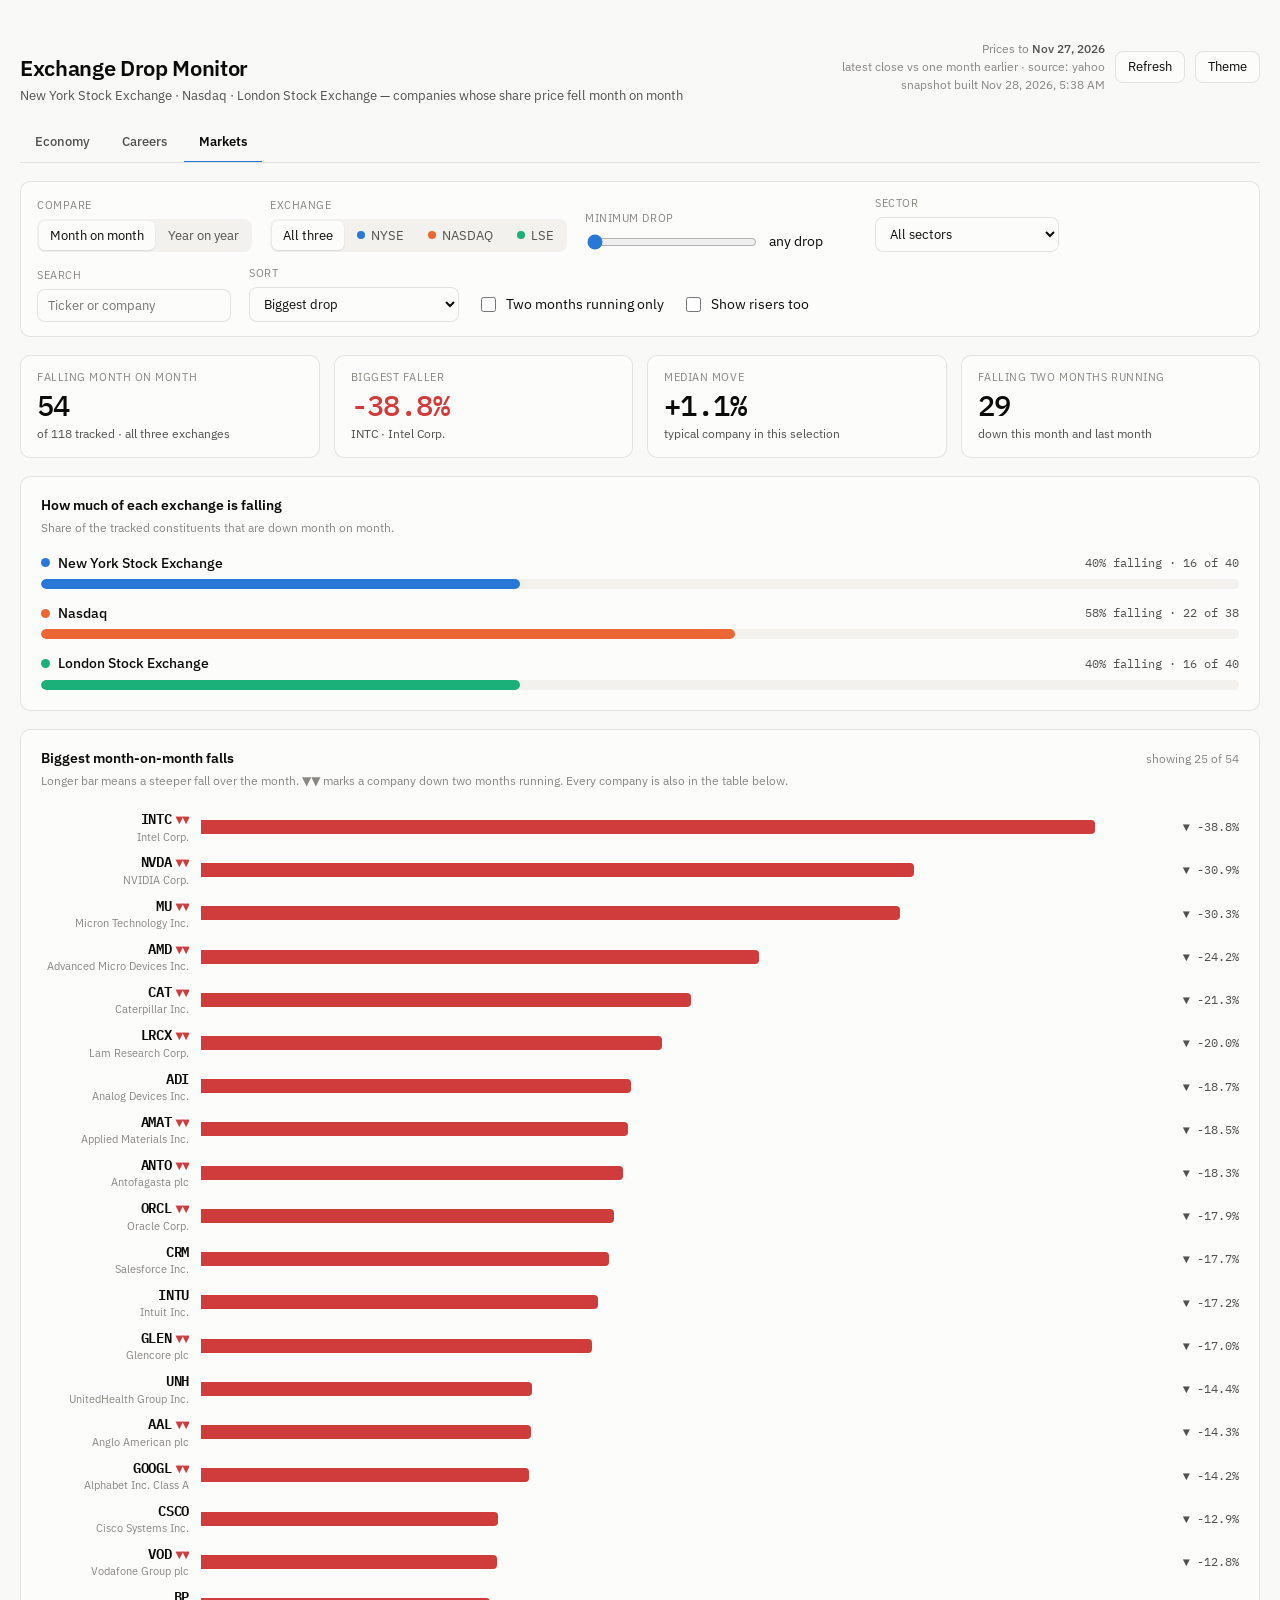
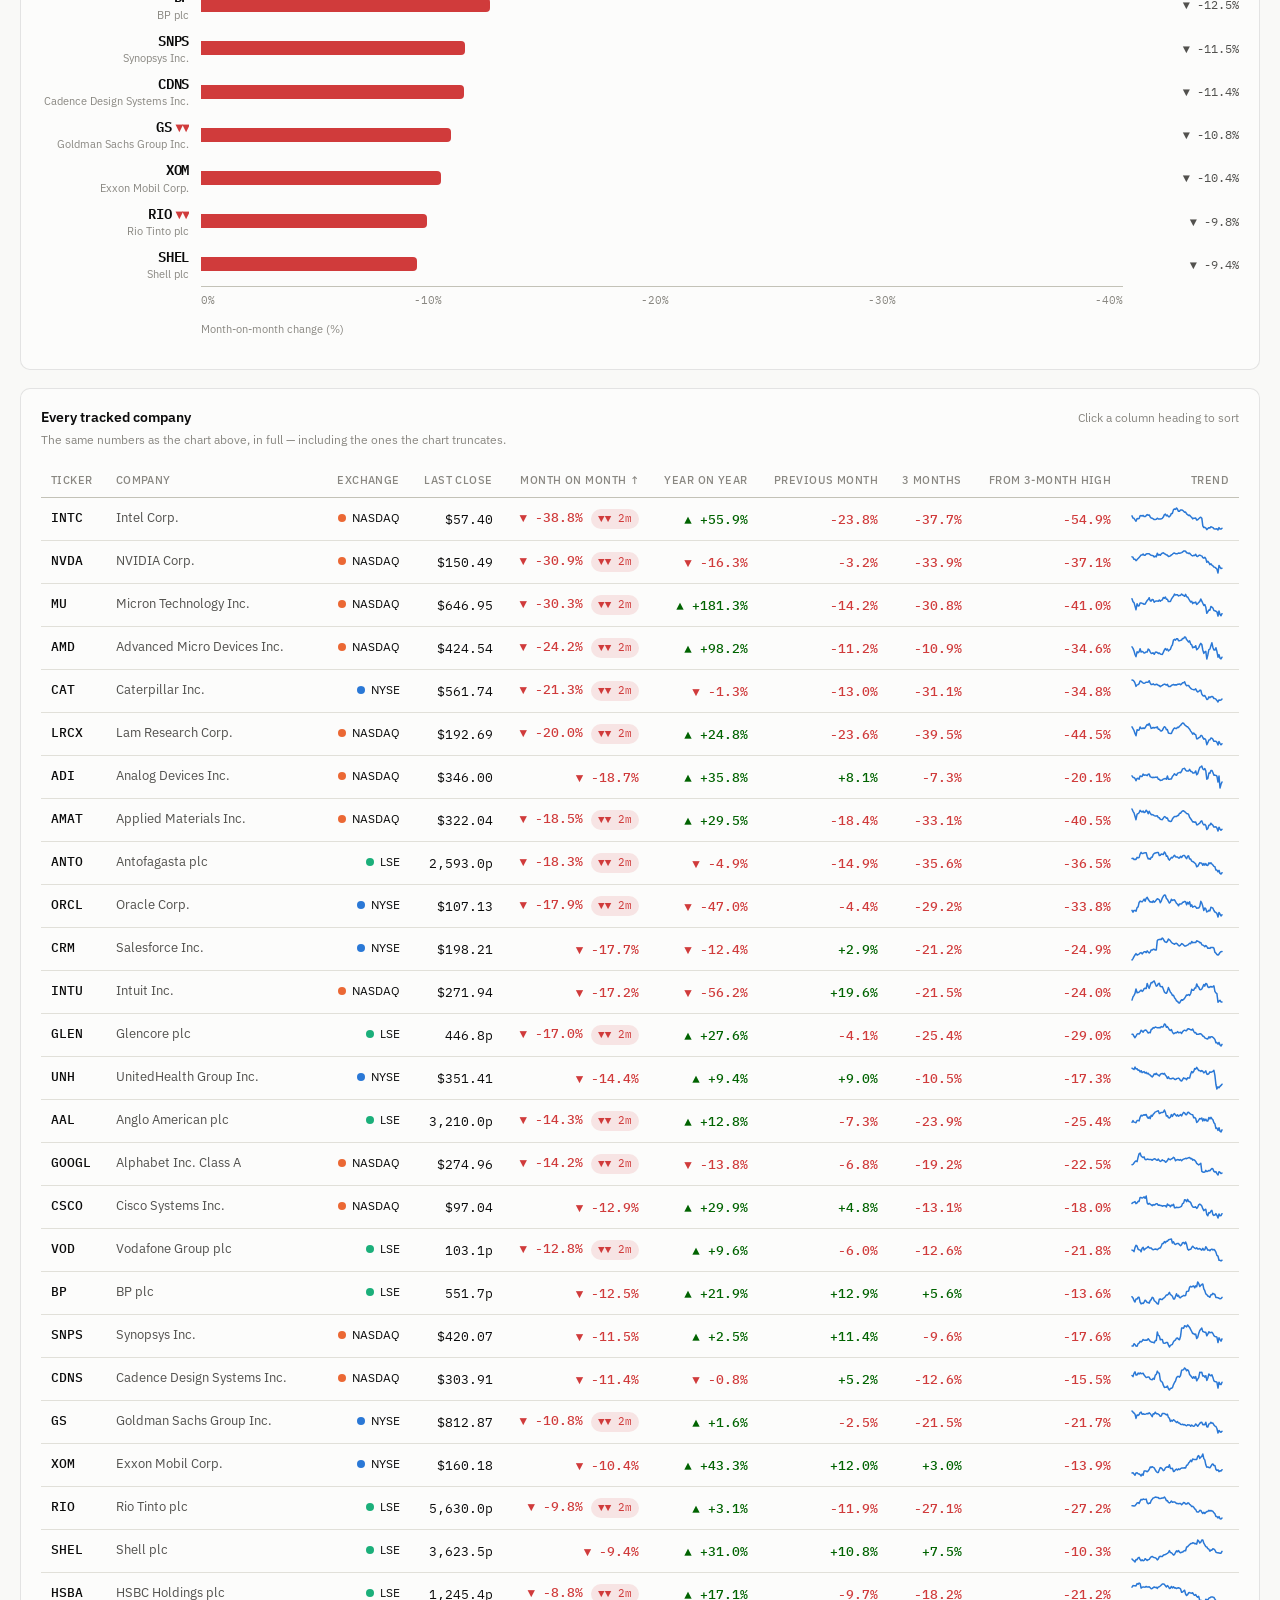
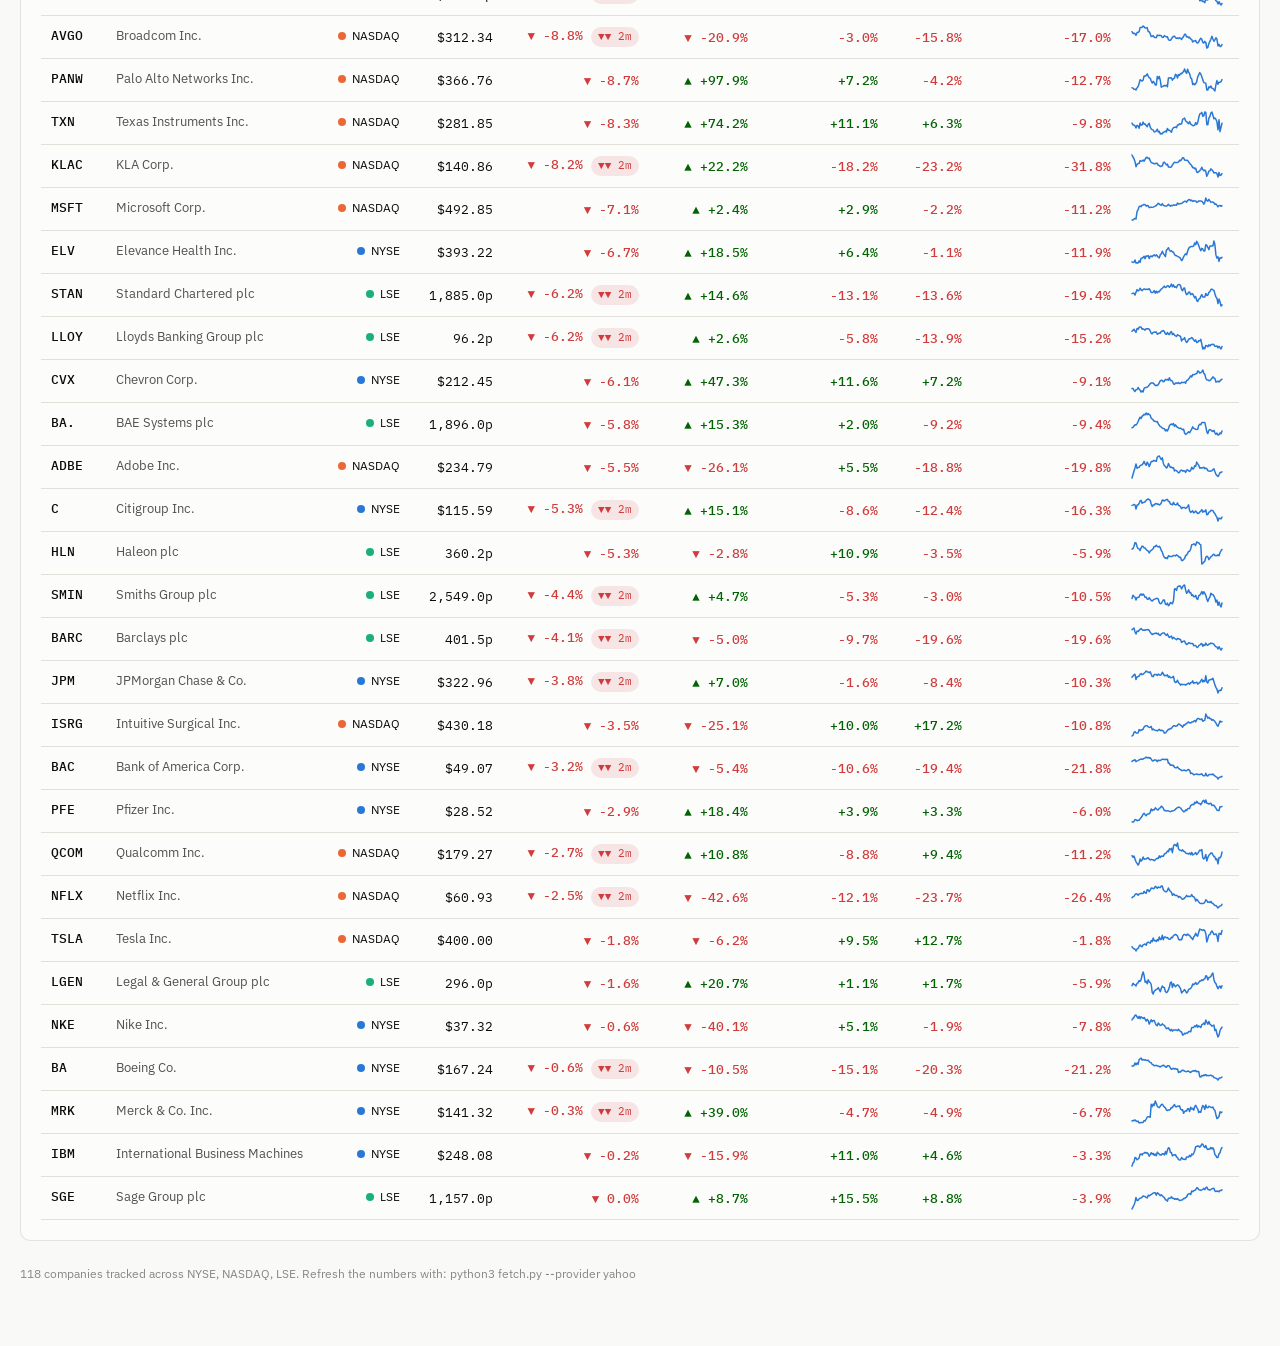
<file: web/index.html>
<!doctype html>
<html lang="en">
<head>
  <meta charset="utf-8">
  <meta name="viewport" content="width=device-width, initial-scale=1">
  <title>Exchange Drop Monitor</title>
  <link rel="preconnect" href="https://fonts.googleapis.com">
  <link rel="preconnect" href="https://fonts.gstatic.com" crossorigin>
  <link rel="stylesheet" href="https://fonts.googleapis.com/css2?family=IBM+Plex+Mono:wght@400;500;600&family=IBM+Plex+Sans:wght@400;500;600&display=swap">
  <link rel="stylesheet" href="styles.css">
  <link rel="icon" href="data:image/svg+xml,<svg xmlns='http://www.w3.org/2000/svg' viewBox='0 0 16 16'><text y='13' font-size='13'>📉</text></svg>">
</head>
<body>
<div class="shell">

  <header class="topbar">
    <div class="brand">
      <h1>Exchange Drop Monitor</h1>
      <p class="sub" id="subtitle">New York Stock Exchange · Nasdaq · London Stock Exchange — companies whose share price fell month on month</p>
    </div>
    <div class="topbar-right">
      <p class="meta" id="meta"></p>
      <button class="btn" id="refresh" type="button" title="Re-read data/snapshot.json">Refresh</button>
      <button class="btn" id="theme" type="button" aria-label="Switch colour theme">Theme</button>
    </div>
  </header>

  <nav class="tabs" aria-label="Dashboards">
    <a href="econ.html" data-nav="economy">Economy</a>
    <a href="careers.html" data-nav="careers">Careers</a>
    <a href="index.html" data-nav="markets" aria-current="page">Markets</a>
  </nav>

  <div id="banners"></div>

  <section class="filters" role="group" aria-label="Filters — these scope every number below">
    <div class="field">
      <span class="label" id="period-label">Compare</span>
      <div class="seg" id="period-filter" role="group" aria-labelledby="period-label">
        <button type="button" data-period="month" aria-pressed="true">Month on month</button>
        <button type="button" data-period="year" aria-pressed="false">Year on year</button>
      </div>
    </div>

    <div class="field">
      <span class="label" id="exchange-label">Exchange</span>
      <div class="seg" id="exchange-filter" role="group" aria-labelledby="exchange-label"></div>
    </div>

    <div class="field">
      <label class="label" for="threshold">Minimum drop</label>
      <div class="range-row">
        <input type="range" id="threshold" min="0" max="25" step="0.5" value="0"
               aria-describedby="threshold-value">
        <span class="range-value" id="threshold-value">any drop</span>
      </div>
    </div>

    <div class="field">
      <label class="label" for="sector">Sector</label>
      <select id="sector"><option value="">All sectors</option></select>
    </div>

    <div class="field">
      <label class="label" for="search">Search</label>
      <input type="search" id="search" placeholder="Ticker or company" autocomplete="off">
    </div>

    <div class="field">
      <label class="label" for="sort">Sort</label>
      <select id="sort">
        <option value="change">Biggest drop</option>
        <option value="high" id="sort-high">Furthest below 3-month high</option>
        <option value="chg_3m_pct">Biggest 3-month fall</option>
        <option value="ticker">Ticker (A–Z)</option>
      </select>
    </div>

    <label class="check" for="sustained">
      <input type="checkbox" id="sustained">
      <span>Two months running only</span>
    </label>

    <label class="check" for="include-risers">
      <input type="checkbox" id="include-risers">
      <span>Show risers too</span>
    </label>
  </section>

  <section class="kpis" id="kpis" aria-label="Summary"></section>

  <section class="card" id="exchange-card">
    <div class="card-head"><h2>How much of each exchange is falling</h2></div>
    <p class="card-note" id="exchange-note">Share of the tracked constituents that are down month on month.</p>
    <div class="exchange-bars" id="exchange-bars"></div>
  </section>

  <section class="card" id="drops-card">
    <div class="card-head">
      <h2 id="drops-title">Biggest month-on-month falls</h2>
      <span class="card-note" style="margin:0" id="drops-count"></span>
    </div>
    <p class="card-note" id="drops-note"></p>
    <div class="chart" id="drops-chart"></div>
    <div class="axis" id="drops-axis" aria-hidden="true"></div>
    <p class="axis-title" id="drops-axis-title">Month-on-month change (%)</p>
  </section>

  <section class="card" id="table-card">
    <div class="card-head">
      <h2>Every tracked company</h2>
      <span class="card-note" style="margin:0">Click a column heading to sort</span>
    </div>
    <p class="card-note">The same numbers as the chart above, in full — including the ones the chart truncates.</p>
    <div class="table-wrap">
      <table id="table">
        <caption class="visually-hidden">Tracked companies with month-on-month price change</caption>
        <thead>
          <tr>
            <th scope="col" data-sort="ticker">Ticker</th>
            <th scope="col" data-sort="name">Company</th>
            <th scope="col" data-sort="exchange">Exchange</th>
            <th scope="col" data-sort="price">Last close</th>
            <th scope="col" data-sort="mom_pct" aria-sort="ascending">Month on month</th>
            <th scope="col" data-sort="yoy_pct">Year on year</th>
            <th scope="col" data-sort="prev_mom_pct">Previous month</th>
            <th scope="col" data-sort="chg_3m_pct">3 months</th>
            <th scope="col" data-sort="drawdown_pct" id="th-high">From 3-month high</th>
            <th scope="col">Trend</th>
          </tr>
        </thead>
        <tbody id="tbody"></tbody>
      </table>
    </div>
    <p class="empty" id="table-empty" hidden>Nothing to show for these filters.</p>
  </section>

  <footer class="foot" id="footer"></footer>
</div>

<div id="tooltip" role="status" aria-live="polite"></div>
<script src="app.js"></script>
</body>
</html>
</file>
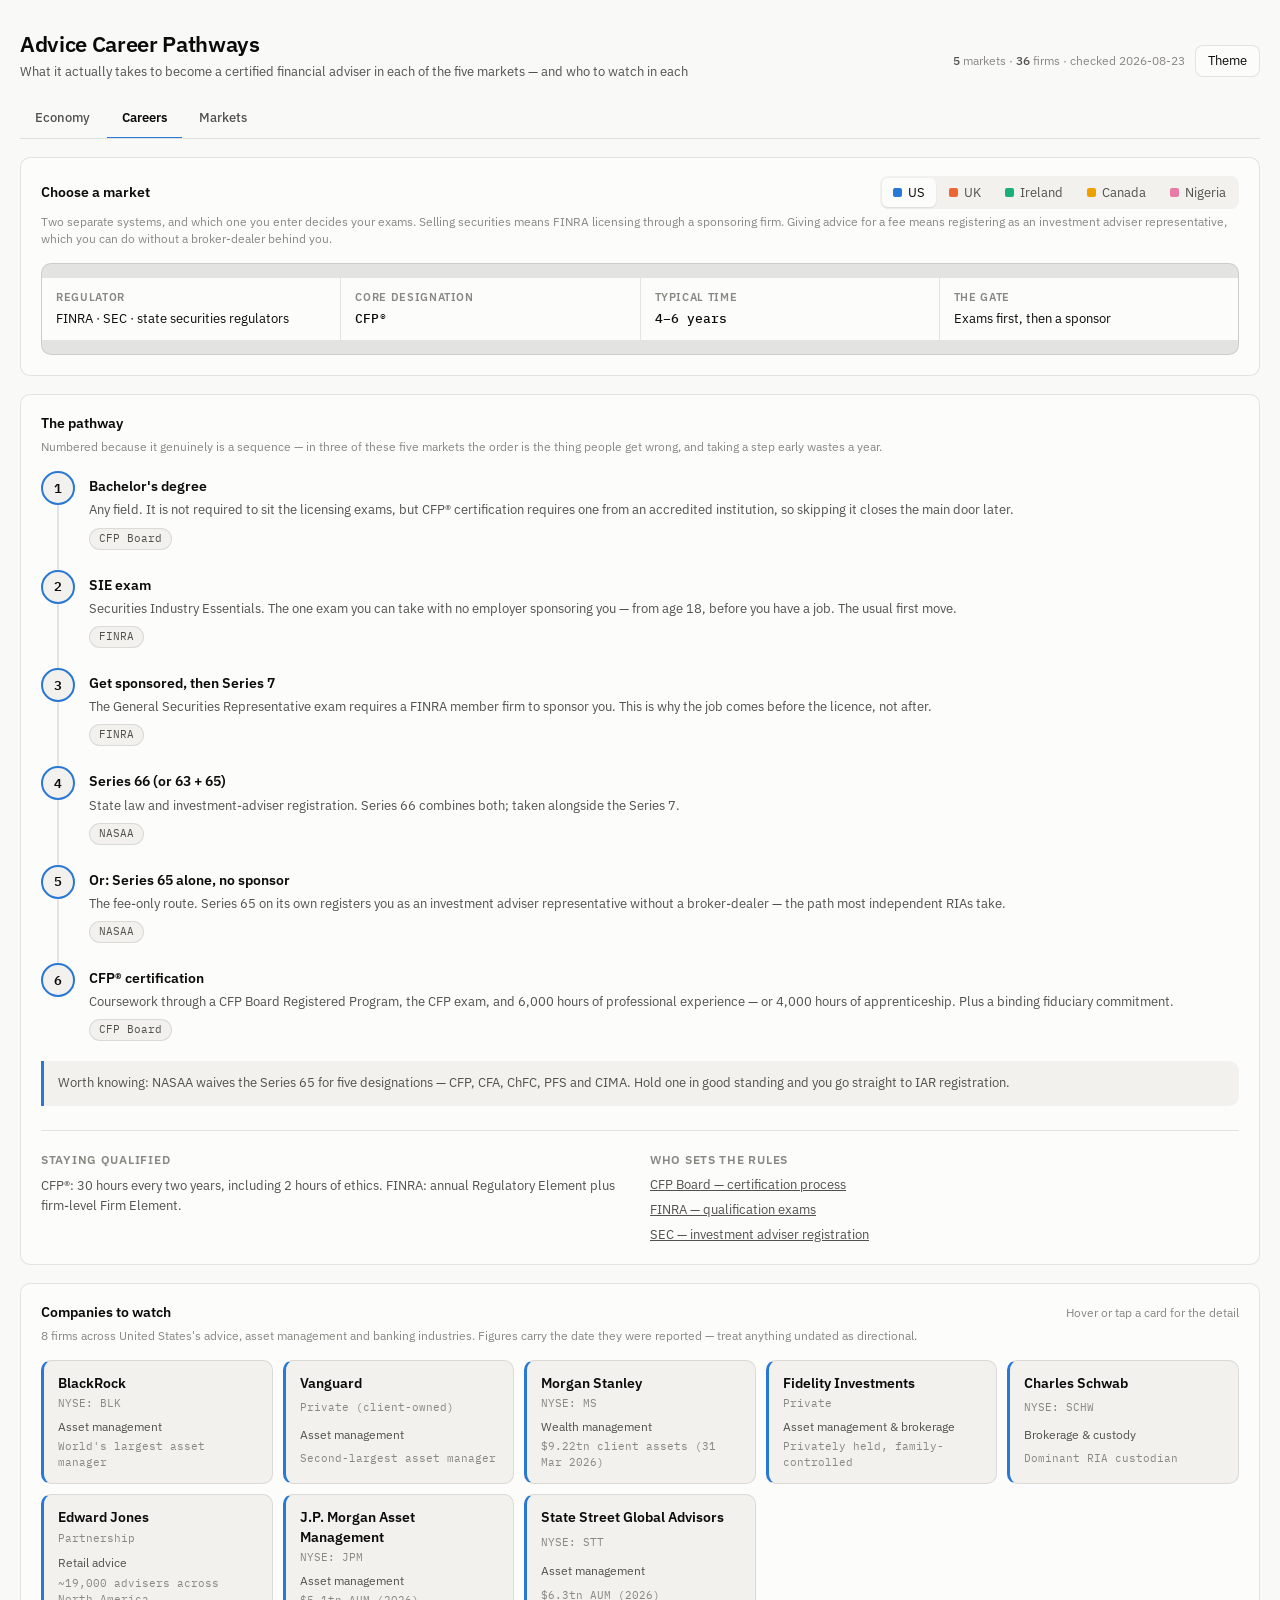
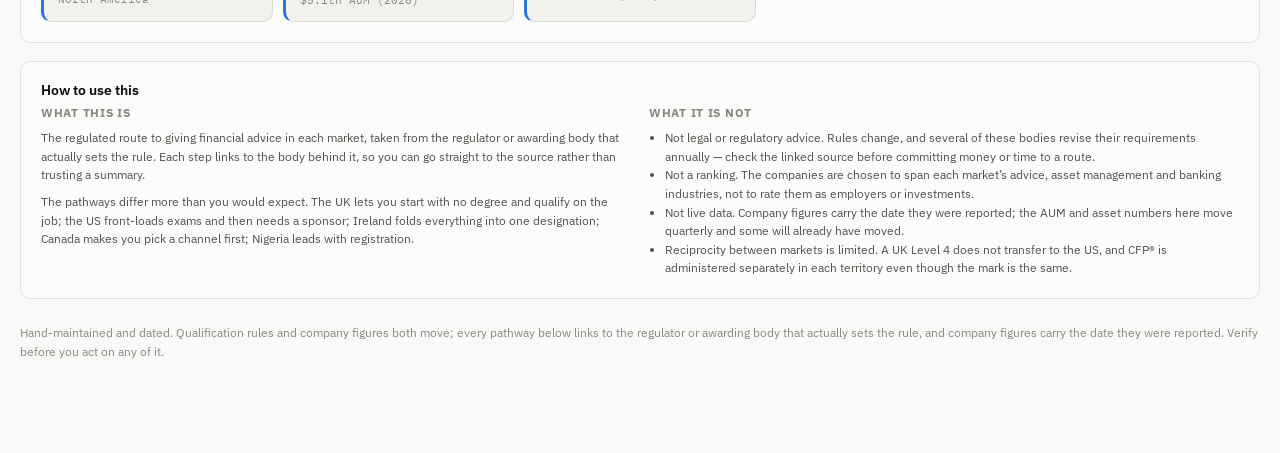
<file: web/careers.html>
<!doctype html>
<html lang="en">
<head>
  <meta charset="utf-8">
  <meta name="viewport" content="width=device-width, initial-scale=1">
  <title>Advice Career Pathways</title>
  <link rel="preconnect" href="https://fonts.googleapis.com">
  <link rel="preconnect" href="https://fonts.gstatic.com" crossorigin>
  <link rel="stylesheet" href="https://fonts.googleapis.com/css2?family=IBM+Plex+Mono:wght@400;500;600&family=IBM+Plex+Sans:wght@400;500;600&display=swap">
  <link rel="stylesheet" href="styles.css">
  <link rel="stylesheet" href="econ.css">
  <link rel="stylesheet" href="careers.css">
  <link rel="icon" href="data:image/svg+xml,<svg xmlns='http://www.w3.org/2000/svg' viewBox='0 0 16 16'><text y='13' font-size='13'>🎓</text></svg>">
</head>
<body>
<div class="shell">

  <header class="topbar">
    <div class="brand">
      <h1>Advice Career Pathways</h1>
      <p class="sub">What it actually takes to become a certified financial adviser in each of the five markets — and who to watch in each</p>
    </div>
    <div class="topbar-right">
      <p class="meta" id="meta"></p>
      <button class="btn" id="theme" type="button" aria-label="Switch colour theme">Theme</button>
    </div>
  </header>

  <nav class="tabs" aria-label="Dashboards">
    <a href="econ.html" data-nav="economy">Economy</a>
    <a href="careers.html" data-nav="careers" aria-current="page">Careers</a>
    <a href="index.html" data-nav="markets">Markets</a>
  </nav>

  <div id="banners"></div>

  <section class="card">
    <div class="card-head">
      <h2>Choose a market</h2>
      <div class="seg" id="country-filter" role="group" aria-label="Country"></div>
    </div>
    <p class="card-note" id="headline"></p>
    <div class="facts" id="facts"></div>
  </section>

  <section class="card">
    <div class="card-head"><h2>The pathway</h2></div>
    <p class="card-note">
      Numbered because it genuinely is a sequence — in three of these five markets the order is the
      thing people get wrong, and taking a step early wastes a year.
    </p>
    <ol class="pathway" id="pathway"></ol>
    <p class="note-box" id="shortcut" hidden></p>
    <div class="after-path">
      <div>
        <h3>Staying qualified</h3>
        <p id="cpd"></p>
      </div>
      <div>
        <h3>Who sets the rules</h3>
        <ul class="body-list" id="bodies"></ul>
      </div>
    </div>
  </section>

  <section class="card">
    <div class="card-head">
      <h2>Companies to watch</h2>
      <span class="meta">Hover or tap a card for the detail</span>
    </div>
    <p class="card-note" id="companies-note"></p>
    <div class="company-grid" id="companies"></div>
  </section>

  <section class="card">
    <div class="card-head"><h2>How to use this</h2></div>
    <div class="method-cols" id="method"></div>
  </section>

  <footer class="foot" id="foot"></footer>
</div>

<div class="modal-backdrop" id="modal-backdrop" hidden></div>
<div class="company-modal" id="company-modal" role="dialog" aria-modal="false" aria-labelledby="modal-title" hidden></div>

<script src="careers.js"></script>
</body>
</html>
</file>
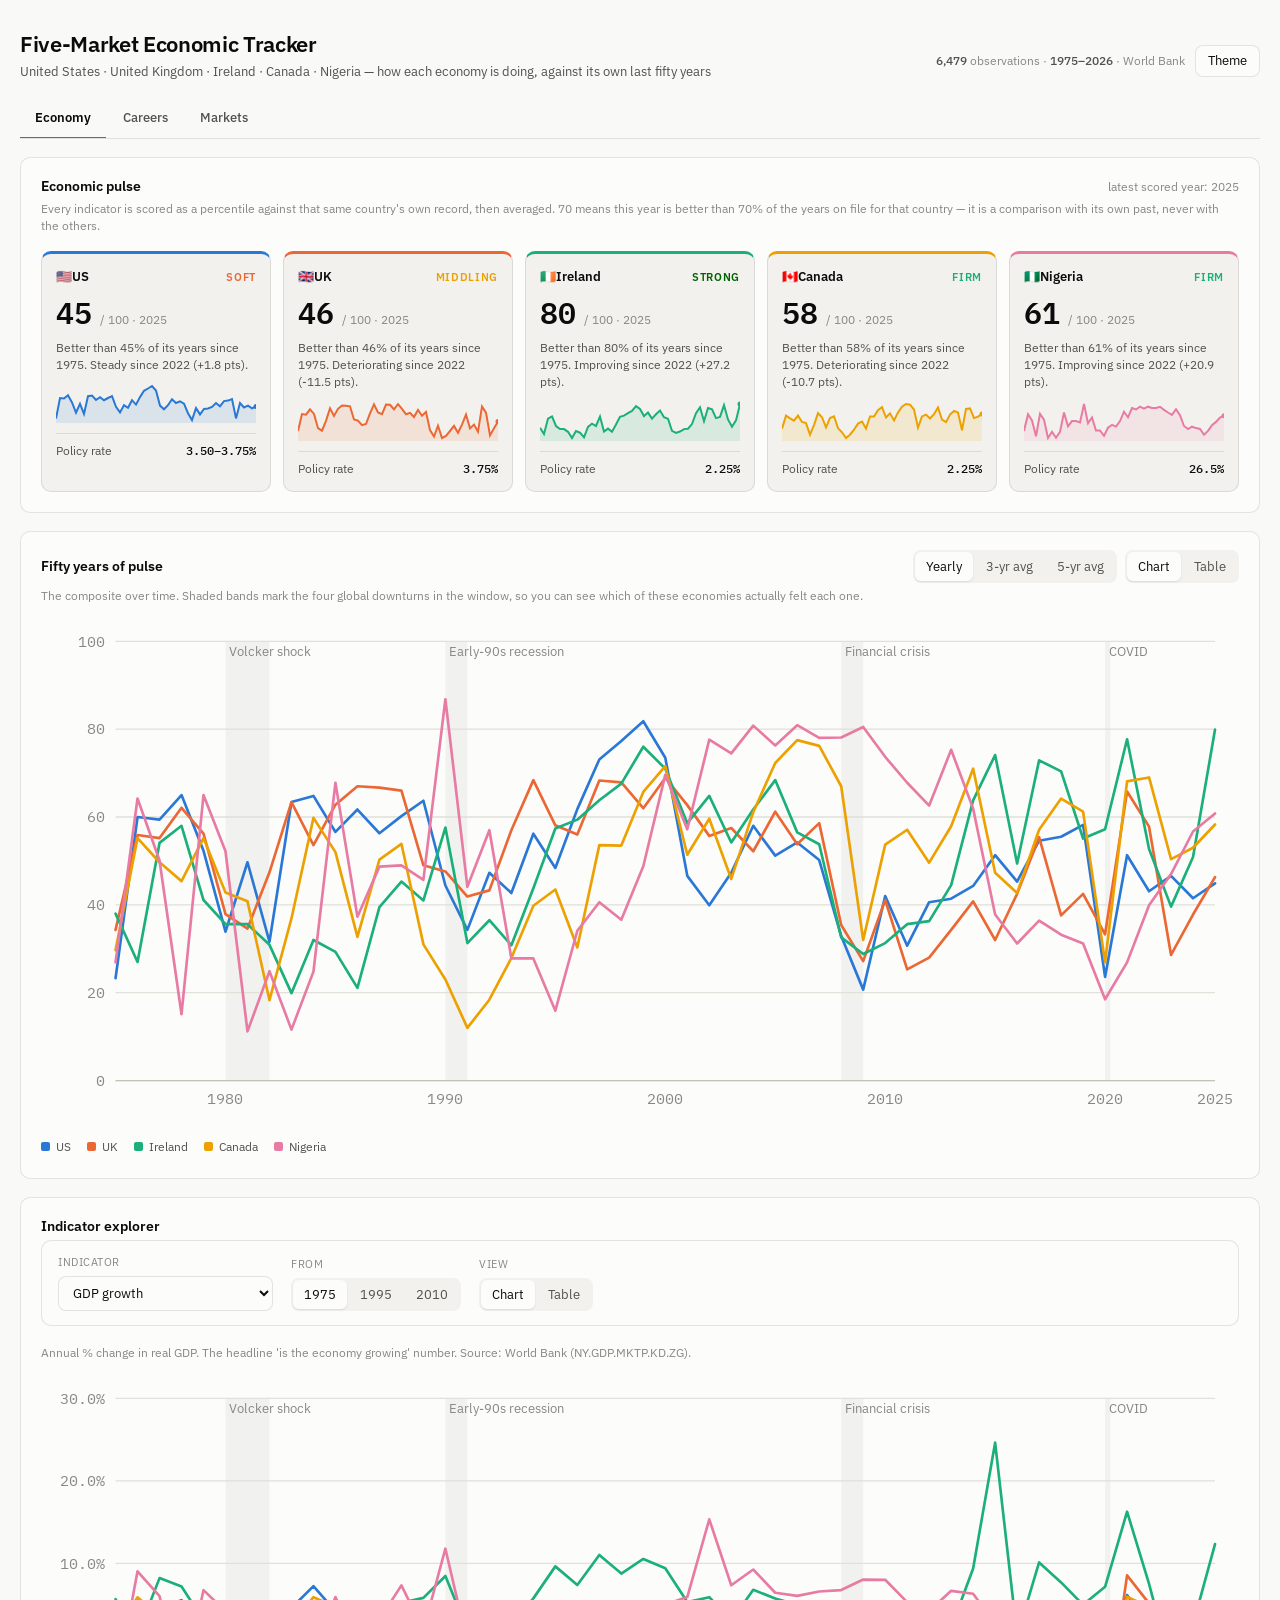
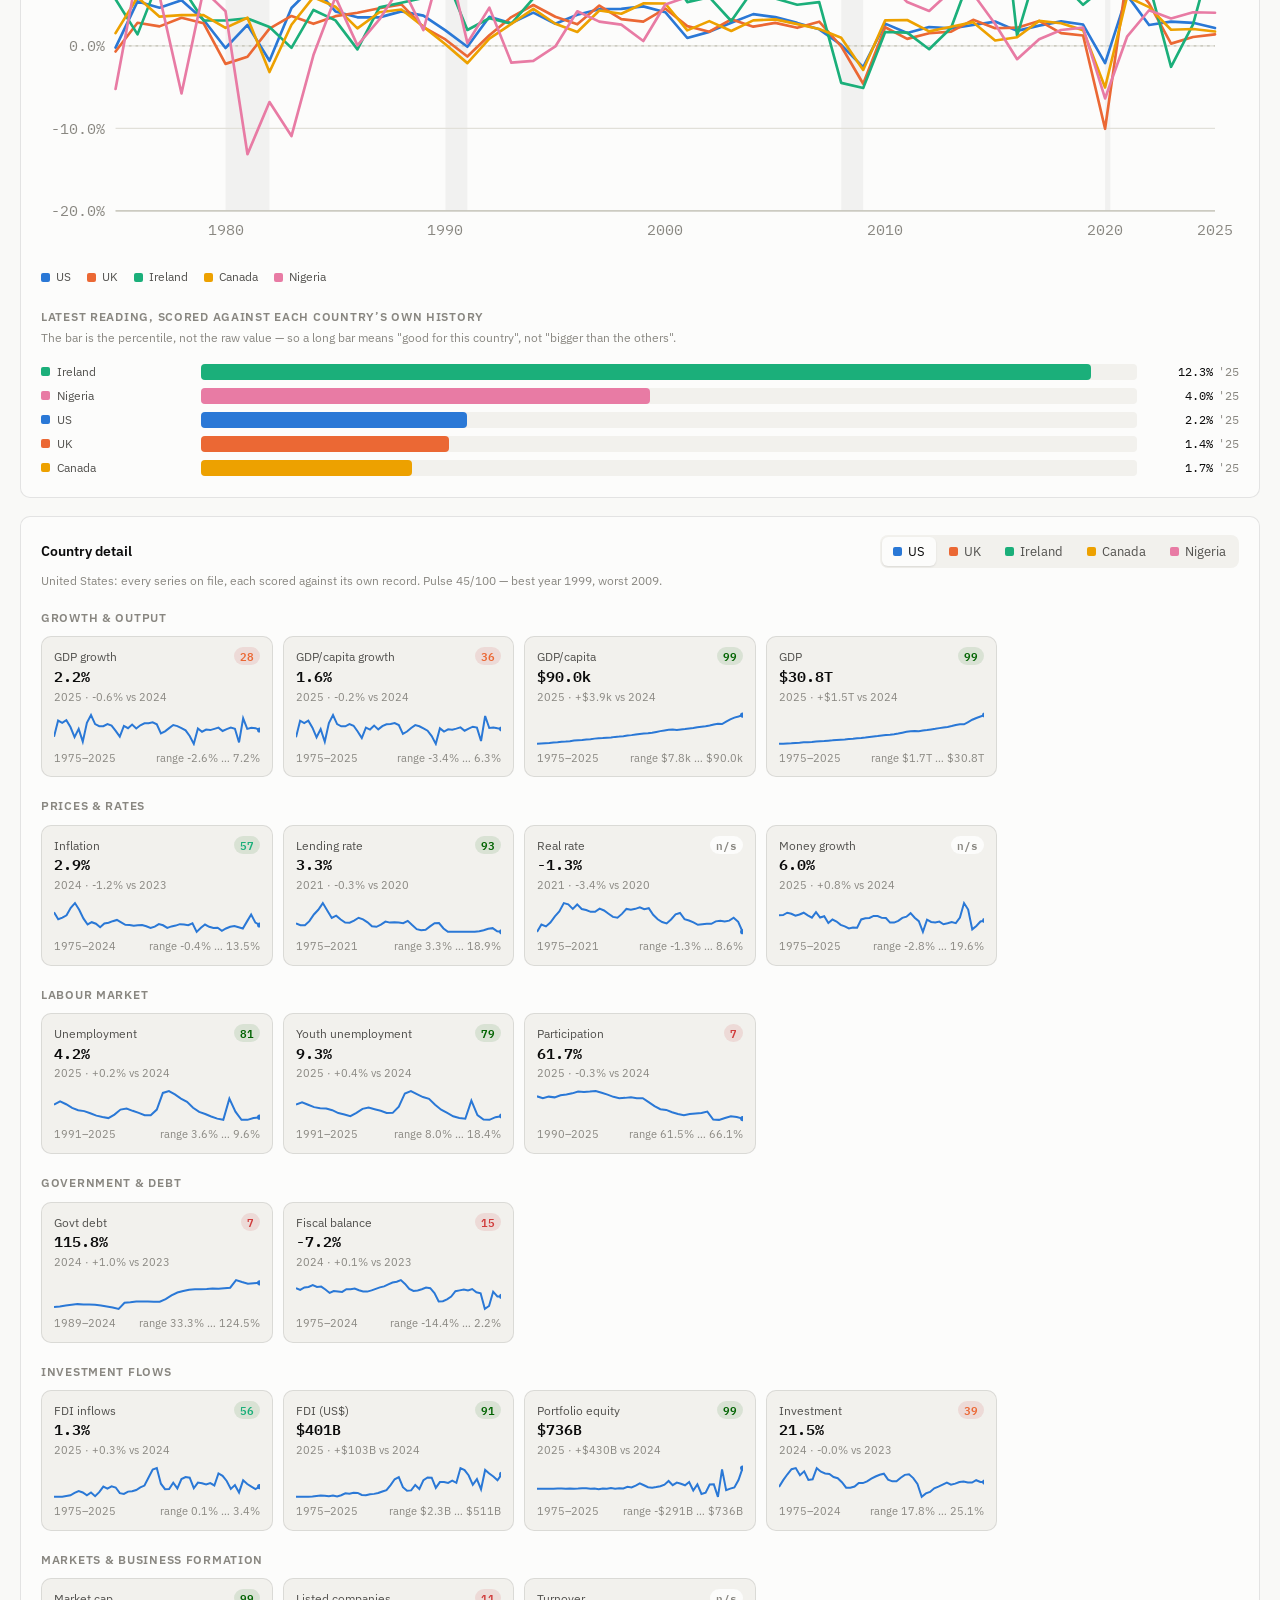
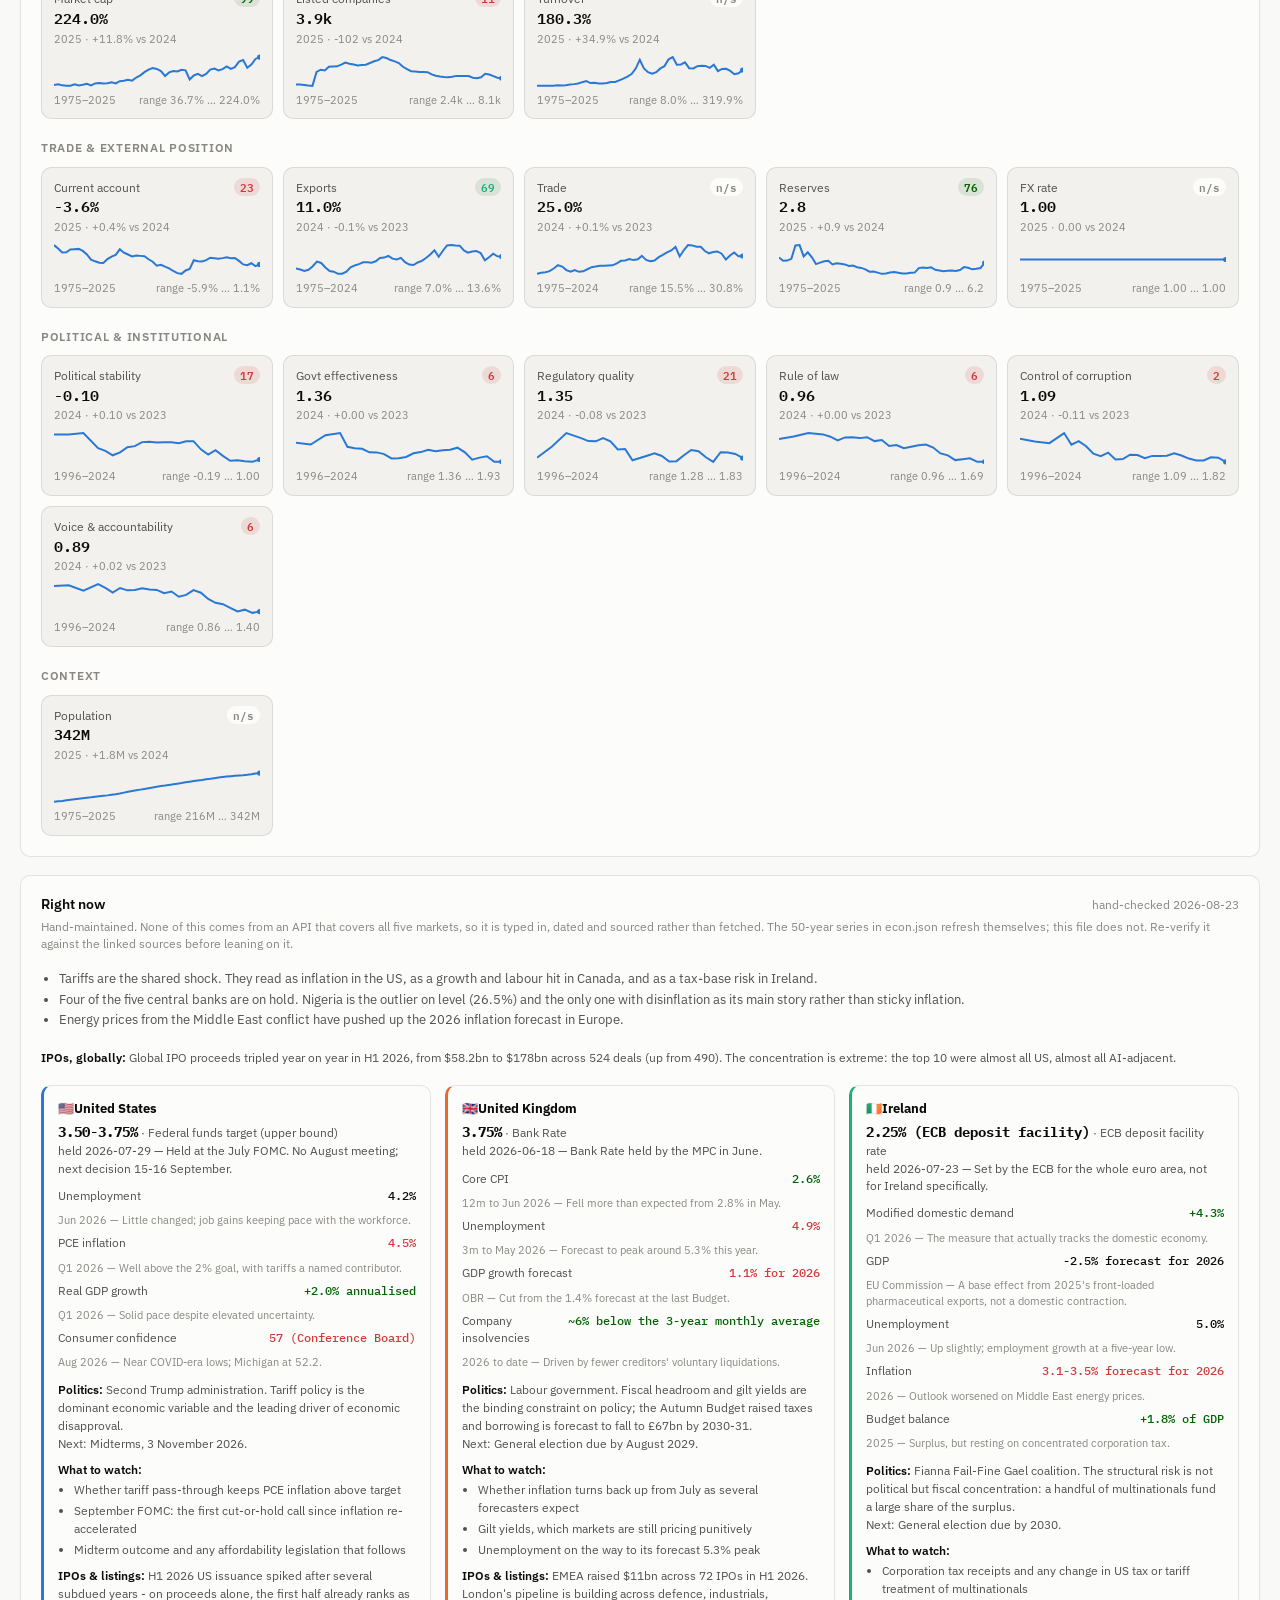
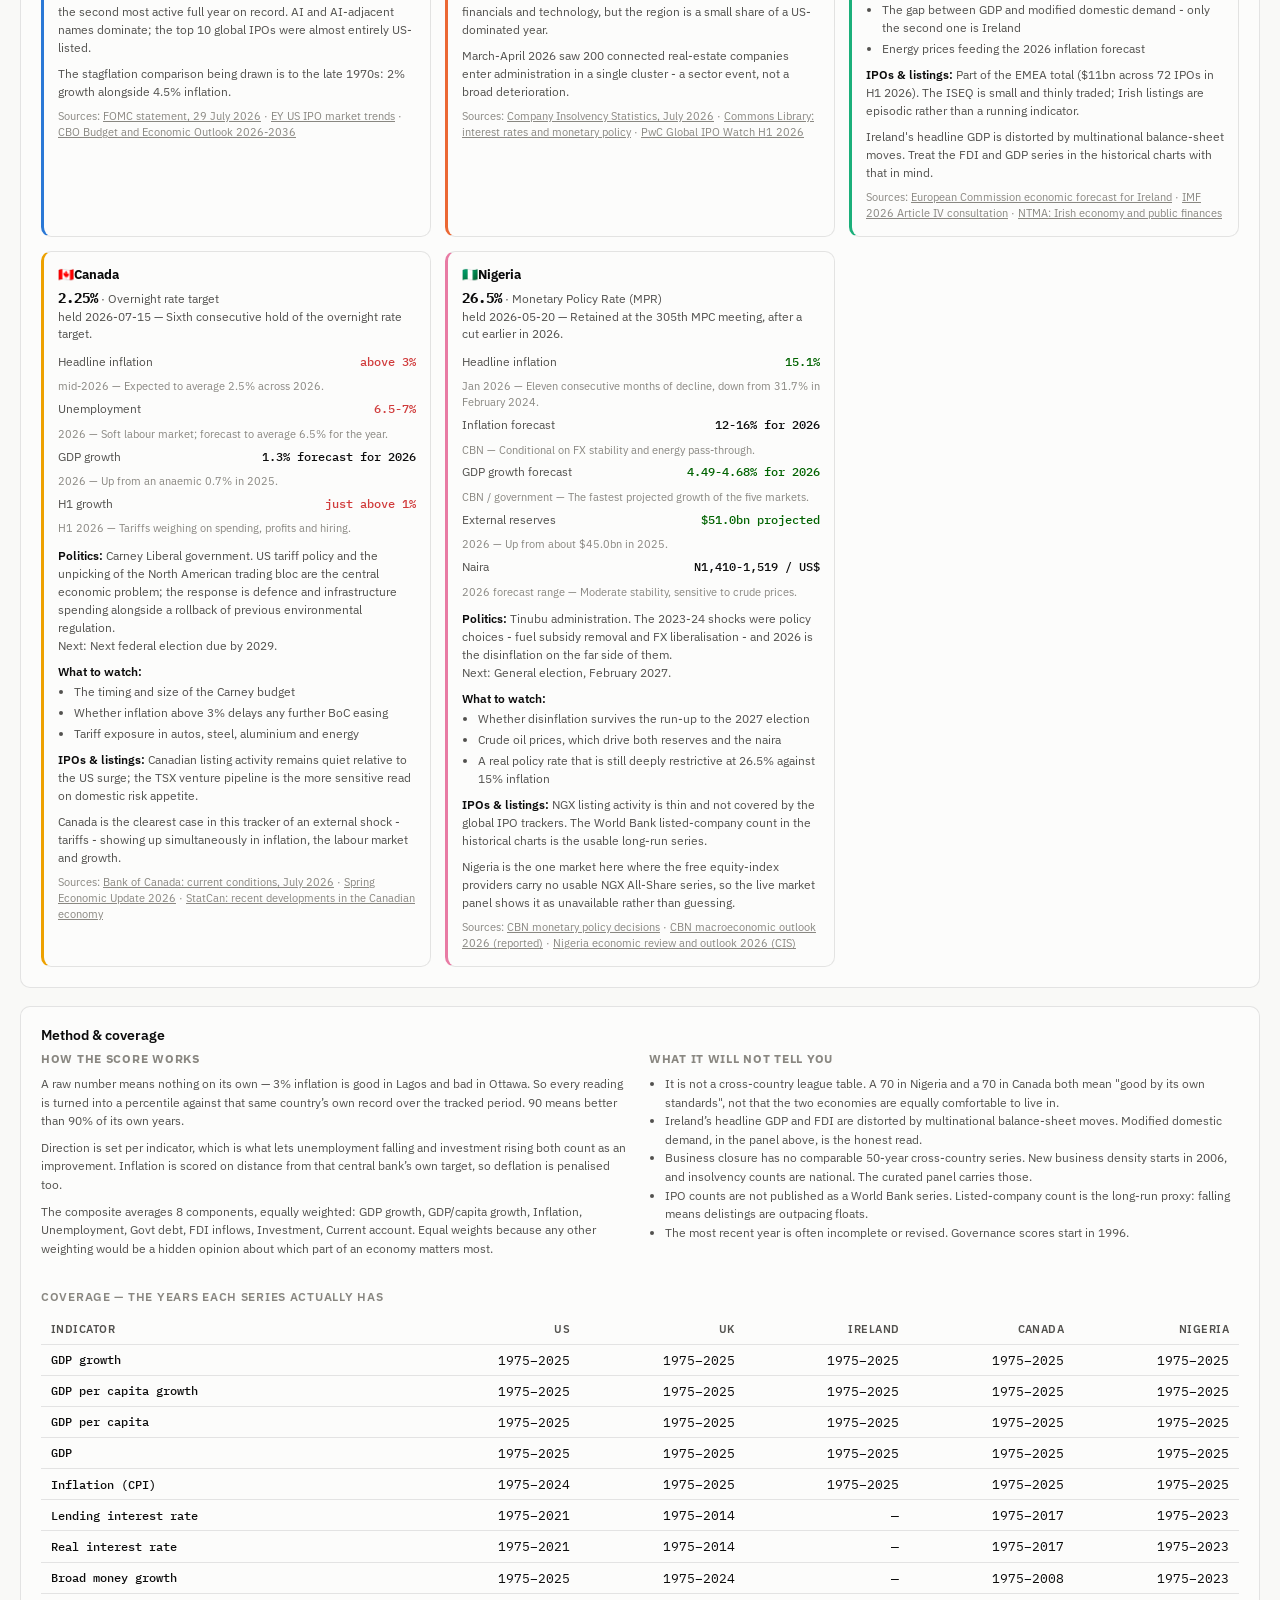
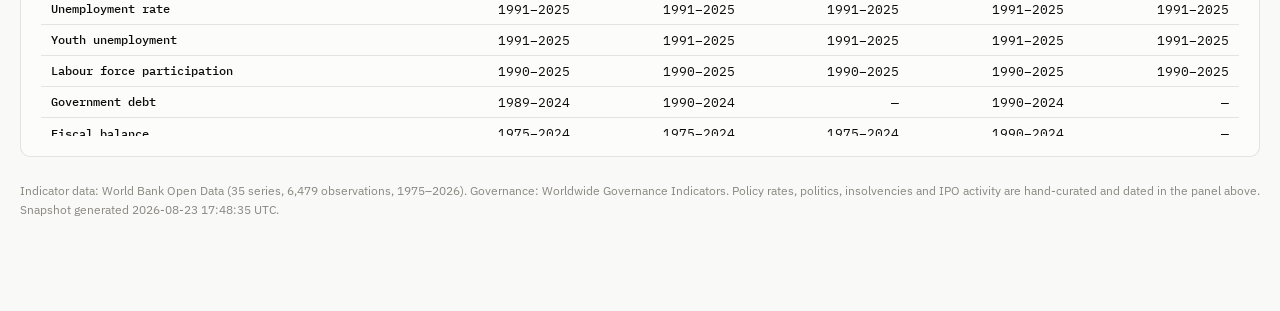
<file: web/econ.html>
<!doctype html>
<html lang="en">
<head>
  <meta charset="utf-8">
  <meta name="viewport" content="width=device-width, initial-scale=1">
  <title>Five-Market Economic Tracker</title>
  <link rel="preconnect" href="https://fonts.googleapis.com">
  <link rel="preconnect" href="https://fonts.gstatic.com" crossorigin>
  <link rel="stylesheet" href="https://fonts.googleapis.com/css2?family=IBM+Plex+Mono:wght@400;500;600&family=IBM+Plex+Sans:wght@400;500;600&display=swap">
  <link rel="stylesheet" href="styles.css">
  <link rel="stylesheet" href="econ.css">
  <link rel="icon" href="data:image/svg+xml,<svg xmlns='http://www.w3.org/2000/svg' viewBox='0 0 16 16'><text y='13' font-size='13'>🌍</text></svg>">
</head>
<body>
<div class="shell">

  <header class="topbar">
    <div class="brand">
      <h1>Five-Market Economic Tracker</h1>
      <p class="sub" id="subtitle">United States · United Kingdom · Ireland · Canada · Nigeria — how each economy is doing, against its own last fifty years</p>
    </div>
    <div class="topbar-right">
      <p class="meta" id="meta"></p>
      <button class="btn" id="theme" type="button" aria-label="Switch colour theme">Theme</button>
    </div>
  </header>

  <nav class="tabs" aria-label="Dashboards">
    <a href="econ.html" data-nav="economy" aria-current="page">Economy</a>
    <a href="careers.html" data-nav="careers">Careers</a>
    <a href="index.html" data-nav="markets">Markets</a>
  </nav>

  <div id="banners"></div>

  <!-- 1 ─ the headline read -->
  <section class="card">
    <div class="card-head">
      <h2>Economic pulse</h2>
      <span class="meta" id="pulse-asof"></span>
    </div>
    <p class="card-note">
      Every indicator is scored as a percentile against that same country's own record, then averaged.
      70 means this year is better than 70% of the years on file for that country — it is a comparison
      with its own past, never with the others.
    </p>
    <div class="pulse-grid" id="pulse-grid"></div>
  </section>

  <!-- 2 ─ the fifty-year view -->
  <section class="card">
    <div class="card-head">
      <h2>Fifty years of pulse</h2>
      <div style="display:flex;gap:8px;flex-wrap:wrap">
        <div class="seg" id="pulse-smooth" role="group" aria-label="Smoothing">
          <button type="button" data-smooth="raw" aria-pressed="true">Yearly</button>
          <button type="button" data-smooth="avg3" aria-pressed="false">3-yr avg</button>
          <button type="button" data-smooth="avg5" aria-pressed="false">5-yr avg</button>
        </div>
        <div class="seg" id="pulse-view" role="group" aria-label="Pulse view">
          <button type="button" data-view="chart" aria-pressed="true">Chart</button>
          <button type="button" data-view="table" aria-pressed="false">Table</button>
        </div>
      </div>
    </div>
    <p class="card-note">
      The composite over time. Shaded bands mark the four global downturns in the window, so you can
      see which of these economies actually felt each one.
    </p>
    <div id="pulse-chart"></div>
    <div id="pulse-table" hidden></div>
  </section>

  <!-- 3 ─ one indicator, five countries -->
  <section class="card">
    <div class="card-head"><h2>Indicator explorer</h2></div>
    <div class="filters" role="group" aria-label="Explorer controls">
      <div class="field">
        <label class="label" for="indicator">Indicator</label>
        <select id="indicator"></select>
      </div>
      <div class="field">
        <span class="label" id="range-label">From</span>
        <div class="seg" id="range-filter" role="group" aria-labelledby="range-label">
          <button type="button" data-start="1975" aria-pressed="true">1975</button>
          <button type="button" data-start="1995" aria-pressed="false">1995</button>
          <button type="button" data-start="2010" aria-pressed="false">2010</button>
        </div>
      </div>
      <div class="field">
        <span class="label" id="explorer-view-label">View</span>
        <div class="seg" id="explorer-view" role="group" aria-labelledby="explorer-view-label">
          <button type="button" data-view="chart" aria-pressed="true">Chart</button>
          <button type="button" data-view="table" aria-pressed="false">Table</button>
        </div>
      </div>
    </div>
    <p class="card-note" id="indicator-note"></p>
    <div id="explorer-chart"></div>
    <div id="explorer-table" hidden></div>
    <div id="explorer-ranking"></div>
  </section>

  <!-- 4 ─ one country, everything -->
  <section class="card">
    <div class="card-head">
      <h2>Country detail</h2>
      <div class="seg" id="country-filter" role="group" aria-label="Country"></div>
    </div>
    <p class="card-note" id="country-note"></p>
    <div id="country-detail"></div>
  </section>

  <!-- 5 ─ the part no API covers -->
  <section class="card" id="context-card">
    <div class="card-head">
      <h2>Right now</h2>
      <span class="meta" id="context-asof"></span>
    </div>
    <p class="card-note" id="context-note"></p>
    <div id="context-body"></div>
  </section>

  <!-- 6 ─ how to read all of this -->
  <section class="card">
    <div class="card-head"><h2>Method &amp; coverage</h2></div>
    <div id="method-body"></div>
  </section>

  <footer class="foot" id="foot"></footer>
</div>
<script src="econ.js"></script>
</body>
</html>
</file>
<file: web/styles.css>
/* Palette: validated with the dataviz palette validator (3 categorical slots,
   all-pairs, light + dark). Exchange hues are always paired with a text label,
   which is also the relief for aqua's sub-3:1 contrast on the light surface. */

:root {
  color-scheme: light;
  --page: #f9f9f7;
  --surface: #fcfcfb;
  --surface-sunk: #f2f1ed;
  --ink: #0b0b0b;
  --ink-2: #52514e;
  --muted: #898781;
  --grid: #e1e0d9;
  --axis: #c3c2b7;
  --border: rgba(11, 11, 11, 0.10);
  --ring: rgba(42, 120, 214, 0.35);

  --down: #d03b3b;          /* status: critical */
  --down-soft: rgba(208, 59, 59, 0.12);
  --up: #006300;            /* delta up, light-surface success text */
  --up-soft: rgba(0, 99, 0, 0.10);
  --warn: #fab219;

  --series-1: #2a78d6;
  --ex-NYSE: #2a78d6;
  --ex-NASDAQ: #eb6834;
  --ex-LSE: #1baf7a;

  --radius: 10px;
  /* Plex Sans for text, Plex Mono for every figure: market data is read in
     columns, and monospaced digits keep those columns honest. Both degrade to
     the system stack if the webfont does not load. */
  --font: "IBM Plex Sans", system-ui, -apple-system, "Segoe UI", sans-serif;
  --font-mono: "IBM Plex Mono", ui-monospace, SFMono-Regular, Menlo, monospace;
}

@media (prefers-color-scheme: dark) {
  :root:not([data-theme="light"]) {
    color-scheme: dark;
    --page: #0d0d0d;
    --surface: #1a1a19;
    --surface-sunk: #232322;
    --ink: #ffffff;
    --ink-2: #c3c2b7;
    --muted: #898781;
    --grid: #2c2c2a;
    --axis: #383835;
    --border: rgba(255, 255, 255, 0.10);
    --ring: rgba(57, 135, 229, 0.45);
    --down: #d03b3b;
    --down-soft: rgba(208, 59, 59, 0.20);
    --up: #0ca30c;
    --up-soft: rgba(12, 163, 12, 0.16);
    --series-1: #3987e5;
    --ex-NYSE: #3987e5;
    --ex-NASDAQ: #d95926;
    --ex-LSE: #199e70;
  }
}

:root[data-theme="dark"] {
  color-scheme: dark;
  --page: #0d0d0d;
  --surface: #1a1a19;
  --surface-sunk: #232322;
  --ink: #ffffff;
  --ink-2: #c3c2b7;
  --muted: #898781;
  --grid: #2c2c2a;
  --axis: #383835;
  --border: rgba(255, 255, 255, 0.10);
  --ring: rgba(57, 135, 229, 0.45);
  --down: #d03b3b;
  --down-soft: rgba(208, 59, 59, 0.20);
  --up: #0ca30c;
  --up-soft: rgba(12, 163, 12, 0.16);
  --series-1: #3987e5;
  --ex-NYSE: #3987e5;
  --ex-NASDAQ: #d95926;
  --ex-LSE: #199e70;
}

* { box-sizing: border-box; }

body {
  margin: 0;
  padding: 0 20px 64px;
  background: var(--page);
  color: var(--ink);
  font-family: var(--font);
  font-size: 14px;
  line-height: 1.45;
  -webkit-font-smoothing: antialiased;
}

.shell { max-width: 1240px; margin: 0 auto; }

/* ---------- top bar ---------- */

.topbar {
  display: flex;
  flex-wrap: wrap;
  align-items: flex-end;
  justify-content: space-between;
  gap: 16px;
  padding: 28px 0 18px;
}

h1 { font-size: 22px; font-weight: 600; margin: 0; letter-spacing: -0.015em; }
.sub { margin: 3px 0 0; color: var(--ink-2); font-size: 13px; }

.topbar-right { display: flex; align-items: center; gap: 10px; flex-wrap: wrap; }

.meta {
  color: var(--muted);
  font-size: 12px;
  text-align: right;
  line-height: 1.5;
}
.meta strong { color: var(--ink-2); font-weight: 500; }

/* ---------- controls ---------- */

button, select, input[type="search"], input[type="range"] {
  font-family: inherit;
  font-size: 13px;
  color: var(--ink);
}

.btn {
  background: var(--surface);
  border: 1px solid var(--border);
  border-radius: 8px;
  padding: 7px 12px;
  cursor: pointer;
  line-height: 1.2;
}
.btn:hover { background: var(--surface-sunk); }
.btn:focus-visible, .seg button:focus-visible, select:focus-visible,
input:focus-visible, .bar-row:focus-visible {
  outline: 2px solid var(--ring);
  outline-offset: 2px;
}

.filters {
  display: flex;
  flex-wrap: wrap;
  align-items: flex-end;
  gap: 14px 18px;
  padding: 14px 16px;
  margin-bottom: 18px;
  background: var(--surface);
  border: 1px solid var(--border);
  border-radius: var(--radius);
}

.field { display: flex; flex-direction: column; gap: 5px; }
.field > label, .field > span.label {
  font-size: 11px;
  text-transform: uppercase;
  letter-spacing: 0.05em;
  color: var(--muted);
}

.seg { display: flex; background: var(--surface-sunk); border-radius: 8px; padding: 2px; gap: 2px; }
.seg button {
  border: 0;
  background: transparent;
  border-radius: 6px;
  padding: 6px 11px;
  cursor: pointer;
  color: var(--ink-2);
  display: inline-flex;
  align-items: center;
  gap: 6px;
}
.seg button[aria-pressed="true"] { background: var(--surface); color: var(--ink); box-shadow: 0 1px 2px rgba(0,0,0,0.10); }
.seg .dot { width: 8px; height: 8px; border-radius: 50%; flex: none; }

select, input[type="search"] {
  background: var(--surface);
  border: 1px solid var(--border);
  border-radius: 8px;
  padding: 7px 10px;
  min-width: 150px;
}

input[type="range"] { width: 170px; accent-color: var(--series-1); }
.range-row { display: flex; align-items: center; gap: 10px; }
.range-value { color: var(--ink); min-width: 88px; }
.range-value.num { font-family: var(--font-mono); font-size: 12px; }

.check { display: inline-flex; align-items: center; gap: 7px; cursor: pointer; padding-bottom: 7px; }
.check input { accent-color: var(--series-1); width: 15px; height: 15px; }

/* ---------- banner ---------- */

.banner {
  display: flex;
  gap: 10px;
  align-items: flex-start;
  padding: 11px 14px;
  border-radius: var(--radius);
  border: 1px solid var(--border);
  background: var(--surface);
  margin-bottom: 16px;
  font-size: 13px;
  color: var(--ink-2);
}
.banner.is-demo { border-left: 3px solid var(--warn); }
.banner.is-error { border-left: 3px solid var(--down); }
.banner code {
  background: var(--surface-sunk);
  padding: 1px 5px;
  border-radius: 4px;
  font-size: 12px;
}

/* ---------- cards & KPIs ---------- */

.card {
  background: var(--surface);
  border: 1px solid var(--border);
  border-radius: var(--radius);
  padding: 18px 20px 20px;
  margin-bottom: 18px;
}

.card-head { display: flex; justify-content: space-between; align-items: baseline; gap: 12px; margin-bottom: 4px; }
.card h2 { font-size: 14px; font-weight: 600; margin: 0; }
.card-note { font-size: 12px; color: var(--muted); margin: 0 0 16px; }

.kpis {
  display: grid;
  grid-template-columns: repeat(auto-fit, minmax(190px, 1fr));
  gap: 14px;
  margin-bottom: 18px;
}
.kpi {
  background: var(--surface);
  border: 1px solid var(--border);
  border-radius: var(--radius);
  padding: 14px 16px 15px;
}
.kpi .label { font-size: 11px; text-transform: uppercase; letter-spacing: 0.05em; color: var(--muted); }
.kpi .value {
  font-family: var(--font-mono);
  font-size: 29px;
  font-weight: 500;
  letter-spacing: -0.02em;
  margin-top: 4px;
  line-height: 1.1;
}
.kpi .value.down { color: var(--down); }
.kpi .foot { font-size: 12px; color: var(--ink-2); margin-top: 3px; }

/* ---------- charts ---------- */

.chart { margin-top: 6px; }

.bar-row {
  display: grid;
  grid-template-columns: 148px 1fr 104px;
  align-items: center;
  gap: 12px;
  padding: 3px 0;
  border-radius: 6px;
}
.bar-row:hover { background: var(--surface-sunk); }
.bar-label { text-align: right; overflow: hidden; }
.bar-label .tick { font-family: var(--font-mono); font-weight: 600; letter-spacing: -0.02em; }
.bar-label .sub2 { color: var(--muted); font-size: 11px; display: block; overflow: hidden; text-overflow: ellipsis; white-space: nowrap; }

.bar-track { position: relative; height: 22px; display: flex; align-items: center; }
.bar {
  height: 14px;
  border-radius: 0 4px 4px 0;
  background: var(--down);
  min-width: 2px;
}
.bar.up { background: var(--up); }
.bar-value {
  font-family: var(--font-mono);
  font-size: 12px;
  font-variant-numeric: tabular-nums;
  white-space: nowrap;
  color: var(--ink-2);
  text-align: right;
}
.bar-label .repeat {
  color: var(--down);
  font-size: 10px;
  letter-spacing: -1px;
  margin-left: 4px;
  vertical-align: 1px;
}

.axis {
  display: flex;
  justify-content: space-between;
  margin: 0 116px 0 160px;
  padding-top: 6px;
  border-top: 1px solid var(--axis);
  color: var(--muted);
  font-family: var(--font-mono);
  font-size: 11px;
  font-variant-numeric: tabular-nums;
}
.axis-title { margin-left: 160px; color: var(--muted); font-size: 11px; padding-top: 2px; }

.exchange-bars { display: flex; flex-direction: column; gap: 14px; margin-top: 14px; }
.ex-row .ex-head { display: flex; align-items: center; gap: 8px; margin-bottom: 6px; }
.ex-row .dot { width: 9px; height: 9px; border-radius: 50%; flex: none; }
.ex-row .ex-name { font-weight: 500; }
.ex-row .ex-val { margin-left: auto; font-family: var(--font-mono); color: var(--ink-2); font-size: 12px; }
.ex-track { height: 10px; background: var(--surface-sunk); border-radius: 5px; overflow: hidden; }
.ex-fill { height: 100%; border-radius: 5px; }

/* ---------- table ---------- */

.table-wrap { overflow-x: auto; margin-top: 10px; }
table { border-collapse: collapse; width: 100%; font-size: 13px; }
th, td { text-align: right; padding: 8px 10px; white-space: nowrap; }
th:first-child, td:first-child, th:nth-child(2), td:nth-child(2) { text-align: left; }
thead th {
  font-size: 11px;
  text-transform: uppercase;
  letter-spacing: 0.04em;
  color: var(--muted);
  font-weight: 500;
  border-bottom: 1px solid var(--axis);
  position: sticky;
  top: 0;
  background: var(--surface);
  cursor: pointer;
  user-select: none;
}
thead th[aria-sort="ascending"]::after { content: " ↑"; }
thead th[aria-sort="descending"]::after { content: " ↓"; }
tbody tr { border-bottom: 1px solid var(--grid); }
tbody tr:hover { background: var(--surface-sunk); }
td.num { font-family: var(--font-mono); font-variant-numeric: tabular-nums; font-size: 12.5px; }
tbody td:first-child { font-family: var(--font-mono); font-weight: 500; }
td .name { color: var(--ink-2); }
.pill {
  display: inline-flex;
  align-items: center;
  gap: 6px;
  font-size: 12px;
}
.pill .dot { width: 8px; height: 8px; border-radius: 50%; flex: none; }
.delta { font-variant-numeric: tabular-nums; font-weight: 500; }
#tooltip .tt-row .v, .kpi .foot .num { font-family: var(--font-mono); }
.delta.down { color: var(--down); }
.delta.up { color: var(--up); }
.badge {
  display: inline-flex;
  align-items: center;
  gap: 4px;
  font-size: 11px;
  padding: 2px 7px;
  border-radius: 999px;
  background: var(--down-soft);
  color: var(--down);
  white-space: nowrap;
}
.spark { display: block; }

.empty { padding: 34px 8px; text-align: center; color: var(--muted); }

/* ---------- tooltip ---------- */

#tooltip {
  position: fixed;
  z-index: 40;
  pointer-events: none;
  opacity: 0;
  transition: opacity 90ms ease;
  background: var(--surface);
  border: 1px solid var(--border);
  border-radius: 8px;
  box-shadow: 0 6px 22px rgba(0, 0, 0, 0.16);
  padding: 10px 12px;
  min-width: 176px;
  font-size: 12px;
}
#tooltip[data-open="true"] { opacity: 1; }
#tooltip .tt-title { font-weight: 600; font-size: 13px; }
#tooltip .tt-sub { color: var(--muted); margin-bottom: 7px; }
#tooltip .tt-row { display: flex; justify-content: space-between; gap: 18px; padding: 2px 0; }
#tooltip .tt-row .k { color: var(--ink-2); display: inline-flex; align-items: center; gap: 6px; }
#tooltip .tt-row .v { font-family: var(--font-mono); font-variant-numeric: tabular-nums; font-weight: 500; }
#tooltip .key-line { width: 12px; height: 2px; border-radius: 1px; display: inline-block; }

/* ---------- misc ---------- */

.is-loading { opacity: 0.55; transition: opacity 120ms ease; }
.visually-hidden {
  position: absolute; width: 1px; height: 1px; margin: -1px;
  padding: 0; overflow: hidden; clip: rect(0 0 0 0); white-space: nowrap; border: 0;
}
footer.foot { color: var(--muted); font-size: 12px; padding-top: 6px; }

@media (max-width: 720px) {
  .meta { text-align: left; }
  .topbar-right { width: 100%; }
  .bar-row { grid-template-columns: 96px 1fr 76px; }
  .axis { margin: 0 88px 0 108px; }
  .axis-title { margin-left: 108px; }
  .kpi .value { font-size: 26px; }
}

/* ── dashboard tabs ───────────────────────────────────────────────────────
   Shared chrome across the three dashboards. Lives here rather than in a
   per-page stylesheet because every page carries it. */

.tabs {
  display: flex;
  gap: 2px;
  margin: 0 0 18px;
  border-bottom: 1px solid var(--border);
  overflow-x: auto;
}
.tabs a {
  padding: 9px 15px;
  font-size: 13px;
  font-weight: 500;
  color: var(--ink-2);
  text-decoration: none;
  border-bottom: 2px solid transparent;
  margin-bottom: -1px;
  white-space: nowrap;
  border-radius: 6px 6px 0 0;
}
.tabs a:hover { color: var(--ink); background: var(--surface-sunk); }
.tabs a[aria-current="page"] {
  color: var(--ink);
  font-weight: 600;
  border-bottom-color: var(--series-1);
}
.tabs a:focus-visible {
  outline: 2px solid var(--ring);
  outline-offset: -2px;
}
</file>
<file: web/econ.css>
/* Economic tracker — layers on top of styles.css, which owns the base tokens.

   Five categorical slots, taken in fixed order from the validated palette and
   re-run through the validator for both modes:
     light  #2a78d6,#eb6834,#1baf7a,#eda100,#e87ba4  → all checks pass
     dark   #3987e5,#d95926,#199e70,#c98500,#d55181  → all checks pass
   Light mode warns on contrast for aqua/yellow/magenta, so every chart here
   ships the table view that the relief rule asks for.

   Colour follows the country, never its rank or its position in a filtered
   list, so a country keeps its hue everywhere on the page. */

:root {
  --c-USA: #2a78d6;
  --c-GBR: #eb6834;
  --c-IRL: #1baf7a;
  --c-CAN: #eda100;
  --c-NGA: #e87ba4;

  /* Status ramp for the pulse bands. Reserved: never reused as a series hue. */
  --band-strong: #006300;
  --band-firm: #1baf7a;
  --band-middling: #eda100;
  --band-soft: #eb6834;
  --band-weak: #d03b3b;
  --band-unknown: #898781;
}

@media (prefers-color-scheme: dark) {
  :root:not([data-theme="light"]) {
    --c-USA: #3987e5;
    --c-GBR: #d95926;
    --c-IRL: #199e70;
    --c-CAN: #c98500;
    --c-NGA: #d55181;
    --band-strong: #0ca30c;
    --band-firm: #199e70;
    --band-middling: #c98500;
    --band-soft: #d95926;
    --band-weak: #d03b3b;
  }
}

:root[data-theme="dark"] {
  --c-USA: #3987e5;
  --c-GBR: #d95926;
  --c-IRL: #199e70;
  --c-CAN: #c98500;
  --c-NGA: #d55181;
  --band-strong: #0ca30c;
  --band-firm: #199e70;
  --band-middling: #c98500;
  --band-soft: #d95926;
  --band-weak: #d03b3b;
}

/* ── pulse cards ──────────────────────────────────────────────────────── */

.pulse-grid {
  display: grid;
  grid-template-columns: repeat(auto-fit, minmax(230px, 1fr));
  gap: 12px;
}

.pulse-card {
  background: var(--surface-sunk);
  border: 1px solid var(--border);
  border-radius: var(--radius);
  padding: 14px;
  border-top: 3px solid var(--accent, var(--muted));
  display: flex;
  flex-direction: column;
  gap: 10px;
}

.pulse-top { display: flex; align-items: baseline; justify-content: space-between; gap: 8px; }
.pulse-name { font-size: 13px; font-weight: 600; display: flex; align-items: center; gap: 6px; }
.pulse-score {
  font-family: var(--font-mono);
  font-size: 30px;
  font-weight: 600;
  line-height: 1;
  font-variant-numeric: tabular-nums;
}
.pulse-band {
  font-size: 11px;
  text-transform: uppercase;
  letter-spacing: 0.06em;
  font-weight: 600;
}
.pulse-band[data-band="strong"] { color: var(--band-strong); }
.pulse-band[data-band="firm"] { color: var(--band-firm); }
.pulse-band[data-band="middling"] { color: var(--band-middling); }
.pulse-band[data-band="soft"] { color: var(--band-soft); }
.pulse-band[data-band="weak"] { color: var(--band-weak); }
.pulse-band[data-band="unknown"] { color: var(--band-unknown); }

.pulse-read { font-size: 12px; color: var(--ink-2); line-height: 1.45; margin: 0; }
.pulse-spark { height: 40px; }
.pulse-rate {
  display: flex; justify-content: space-between; gap: 8px;
  font-size: 12px; color: var(--ink-2);
  border-top: 1px solid var(--border); padding-top: 8px;
}
.pulse-rate .val { font-family: var(--font-mono); color: var(--ink); font-weight: 500; }

/* ── charts ───────────────────────────────────────────────────────────── */

.figure { position: relative; }
.figure svg { display: block; width: 100%; height: auto; }
.figure .grid-line { stroke: var(--grid); stroke-width: 1; }
.figure .axis-line { stroke: var(--axis); stroke-width: 1; }
.figure .tick-text { fill: var(--muted); font-size: 11px; font-family: var(--font-mono); }
.figure .axis-title { fill: var(--muted); font-size: 11px; }
.figure .series-line { fill: none; stroke-width: 2; stroke-linejoin: round; stroke-linecap: round; }
.figure .era-band { fill: var(--ink); opacity: 0.045; }
.figure .era-label { fill: var(--muted); font-size: 10px; }
.figure .crosshair { stroke: var(--axis); stroke-width: 1; stroke-dasharray: 3 3; }
/* 2px surface ring keeps overlapping markers legible where lines cross. */
.figure .hover-dot { stroke: var(--surface); stroke-width: 2; }
.figure .zero-line { stroke: var(--axis); stroke-width: 1; stroke-dasharray: 2 3; }

.chart-hit { position: absolute; inset: 0; cursor: crosshair; }

.tooltip {
  position: absolute;
  z-index: 5;
  pointer-events: none;
  background: var(--surface);
  border: 1px solid var(--border);
  border-radius: 8px;
  box-shadow: 0 6px 20px rgba(0, 0, 0, 0.16);
  padding: 8px 10px;
  font-size: 12px;
  min-width: 150px;
}
.tooltip[hidden] { display: none; }
.tooltip .tt-year { font-weight: 600; margin-bottom: 5px; font-family: var(--font-mono); }
.tooltip .tt-row { display: flex; align-items: center; gap: 7px; justify-content: space-between; }
.tooltip .tt-name { display: flex; align-items: center; gap: 6px; color: var(--ink-2); }
.tooltip .tt-val { font-family: var(--font-mono); font-variant-numeric: tabular-nums; }

.swatch { width: 9px; height: 9px; border-radius: 2px; flex: none; }

.legend {
  display: flex; flex-wrap: wrap; gap: 6px 16px;
  margin: 10px 0 0; padding: 0; list-style: none;
  font-size: 12px; color: var(--ink-2);
}
.legend li { display: flex; align-items: center; gap: 6px; }
.legend button {
  display: flex; align-items: center; gap: 6px;
  background: none; border: 0; padding: 2px 0; cursor: pointer;
  font: inherit; color: inherit;
}
.legend button[aria-pressed="false"] { opacity: 0.38; }

/* ── tables ───────────────────────────────────────────────────────────── */

.data-table { width: 100%; border-collapse: collapse; font-size: 12px; }
.data-table th, .data-table td {
  padding: 6px 10px; text-align: right; border-bottom: 1px solid var(--border);
  white-space: nowrap;
}
.data-table th:first-child, .data-table td:first-child { text-align: left; }
.data-table thead th {
  position: sticky; top: 0; background: var(--surface);
  font-weight: 600; color: var(--ink-2); font-size: 11px;
  text-transform: uppercase; letter-spacing: 0.04em;
}
.data-table td.num { font-family: var(--font-mono); font-variant-numeric: tabular-nums; }
.data-table .country-cell { display: flex; align-items: center; gap: 7px; }
.scroll-y { max-height: 420px; overflow-y: auto; overflow-x: auto; }

/* ── ranking strip ────────────────────────────────────────────────────── */

.rank-list { display: grid; gap: 6px; margin-top: 16px; }
.rank-row { display: grid; grid-template-columns: 150px 1fr 92px; gap: 10px; align-items: center; font-size: 12px; }
.rank-name { display: flex; align-items: center; gap: 7px; color: var(--ink-2); }
.rank-track { background: var(--surface-sunk); border-radius: 4px; height: 16px; position: relative; }
.rank-fill { height: 100%; border-radius: 4px; }
.rank-value { font-family: var(--font-mono); text-align: right; font-variant-numeric: tabular-nums; }

/* ── small multiples ──────────────────────────────────────────────────── */

.family-block { margin-top: 20px; }
.family-block > h3 {
  font-size: 12px; text-transform: uppercase; letter-spacing: 0.06em;
  color: var(--muted); margin: 0 0 10px; font-weight: 600;
}
.mini-grid { display: grid; grid-template-columns: repeat(auto-fill, minmax(215px, 1fr)); gap: 10px; }
.mini {
  border: 1px solid var(--border); border-radius: var(--radius);
  padding: 10px 12px; background: var(--surface-sunk);
}
.mini-head { display: flex; justify-content: space-between; align-items: baseline; gap: 8px; }
.mini-label { font-size: 12px; color: var(--ink-2); }
.mini-value { font-family: var(--font-mono); font-size: 15px; font-weight: 600; font-variant-numeric: tabular-nums; }
.mini-sub { font-size: 11px; color: var(--muted); margin: 2px 0 6px; }
.mini-spark { height: 34px; }
.mini-foot { display: flex; justify-content: space-between; gap: 8px; font-size: 11px; color: var(--muted); margin-top: 5px; }

.pct-badge {
  font-family: var(--font-mono); font-size: 11px; font-weight: 600;
  padding: 1px 6px; border-radius: 20px; white-space: nowrap;
}
.pct-badge[data-band="strong"] { color: var(--band-strong); background: var(--up-soft); }
.pct-badge[data-band="firm"] { color: var(--band-firm); background: var(--up-soft); }
.pct-badge[data-band="middling"] { color: var(--band-middling); background: var(--surface); }
.pct-badge[data-band="soft"] { color: var(--band-soft); background: var(--down-soft); }
.pct-badge[data-band="weak"] { color: var(--band-weak); background: var(--down-soft); }
.pct-badge[data-band="unknown"] { color: var(--band-unknown); background: var(--surface); }

/* ── the curated "right now" panel ────────────────────────────────────── */

.ctx-grid { display: grid; grid-template-columns: repeat(auto-fit, minmax(300px, 1fr)); gap: 14px; }
.ctx-card {
  border: 1px solid var(--border); border-radius: var(--radius);
  padding: 14px; border-left: 3px solid var(--accent, var(--muted));
}
.ctx-card h3 { font-size: 13px; margin: 0 0 3px; display: flex; align-items: center; gap: 7px; }
.ctx-rate { font-size: 12px; color: var(--ink-2); margin: 0 0 10px; }
.ctx-rate strong { font-family: var(--font-mono); color: var(--ink); font-size: 14px; }
.ctx-signals { list-style: none; margin: 0 0 10px; padding: 0; display: grid; gap: 5px; }
.ctx-signals li { display: grid; grid-template-columns: 1fr auto; gap: 10px; font-size: 12px; align-items: baseline; }
.ctx-signals .sig-label { color: var(--ink-2); }
.ctx-signals .sig-value { font-family: var(--font-mono); font-weight: 500; text-align: right; }
.ctx-signals .sig-value[data-tone="good"] { color: var(--up); }
.ctx-signals .sig-value[data-tone="bad"] { color: var(--down); }
.ctx-signals .sig-note { grid-column: 1 / -1; color: var(--muted); font-size: 11px; margin-top: -1px; }
.ctx-block { font-size: 12px; color: var(--ink-2); line-height: 1.5; margin: 0 0 8px; }
.ctx-block strong { color: var(--ink); font-weight: 600; }
.ctx-watch { margin: 0 0 8px; padding-left: 16px; font-size: 12px; color: var(--ink-2); line-height: 1.5; }
.ctx-watch li { margin-bottom: 3px; }
.ctx-sources { font-size: 11px; color: var(--muted); margin: 8px 0 0; }
.ctx-sources a { color: var(--muted); }
.ctx-sources a:hover { color: var(--ink-2); }

.themes { margin: 0 0 18px; padding-left: 18px; font-size: 13px; color: var(--ink-2); line-height: 1.6; }

/* ── method ───────────────────────────────────────────────────────────── */

.method-cols { display: grid; grid-template-columns: repeat(auto-fit, minmax(280px, 1fr)); gap: 18px; }
.method-cols h3 { font-size: 12px; text-transform: uppercase; letter-spacing: 0.06em; color: var(--muted); margin: 0 0 8px; }
.method-cols p, .method-cols li { font-size: 12px; color: var(--ink-2); line-height: 1.55; }
.method-cols ul { padding-left: 16px; margin: 0; }
.method-cols p { margin: 0 0 8px; }

.foot { color: var(--muted); font-size: 11px; padding: 4px 0 28px; line-height: 1.6; }
.foot a { color: var(--muted); }

@media (max-width: 620px) {
  .rank-row { grid-template-columns: 106px 1fr 74px; }
  .pulse-score { font-size: 26px; }
}

/* ── narrow screens ───────────────────────────────────────────────────────
   The country filter is five buttons wide and the coverage table is six
   columns wide; neither fits a phone, so let the first wrap and the second
   scroll inside its own box rather than pushing the page sideways. */

.card-head { flex-wrap: wrap; }
#country-filter { flex-wrap: wrap; }
.table-wrap, .scroll-y { max-width: 100%; min-width: 0; }

@media (max-width: 520px) {
  .seg { flex-wrap: wrap; }
  .seg button { padding-left: 8px; padding-right: 8px; }
  .filters { grid-template-columns: 1fr; }
  .ctx-signals li { grid-template-columns: 1fr; }
  .ctx-signals .sig-value { text-align: left; }
}
</file>
<file: web/careers.css>
/* Career pathways — layers on styles.css (base tokens) and econ.css (country hues).

   The page is read, not operated, so the treatment is quieter than the economy
   dashboard: no charts, a single accent taken from whichever country is
   selected, and a step sequence that carries the structure. */

/* ── at-a-glance facts ────────────────────────────────────────────────── */

.facts {
  display: grid;
  grid-template-columns: repeat(auto-fit, minmax(180px, 1fr));
  gap: 1px;
  background: var(--border);
  border: 1px solid var(--border);
  border-radius: var(--radius);
  overflow: hidden;
  margin-top: 14px;
}
.fact { background: var(--surface); padding: 12px 14px; }
.fact dt {
  font-size: 11px; text-transform: uppercase; letter-spacing: 0.06em;
  color: var(--muted); font-weight: 600; margin-bottom: 4px;
}
.fact dd { margin: 0; font-size: 13px; color: var(--ink); line-height: 1.4; }
.fact dd.mono { font-family: var(--font-mono); font-weight: 500; }

/* ── the pathway ──────────────────────────────────────────────────────── */

.pathway { list-style: none; margin: 0; padding: 0; display: grid; gap: 0; }

.pathway li {
  display: grid;
  grid-template-columns: 34px 1fr;
  gap: 14px;
  padding: 0 0 20px;
  position: relative;
}
/* The rail joins the steps, and stops at the last one rather than dangling. */
.pathway li::before {
  content: "";
  position: absolute;
  left: 16px;
  top: 30px;
  bottom: 0;
  width: 2px;
  background: var(--border);
}
.pathway li:last-child { padding-bottom: 0; }
.pathway li:last-child::before { display: none; }

.step-n {
  width: 34px; height: 34px; border-radius: 50%;
  display: grid; place-items: center;
  font-family: var(--font-mono); font-size: 13px; font-weight: 600;
  background: var(--surface-sunk);
  border: 2px solid var(--accent, var(--muted));
  color: var(--ink);
  position: relative; z-index: 1;
}
.step-body { padding-top: 5px; min-width: 0; }
.step-title { font-size: 14px; font-weight: 600; margin: 0 0 4px; }
.step-detail { font-size: 13px; color: var(--ink-2); line-height: 1.55; margin: 0; }
.step-body-tag {
  display: inline-block; margin-top: 7px;
  font-size: 11px; font-family: var(--font-mono);
  color: var(--ink-2); background: var(--surface-sunk);
  border: 1px solid var(--border); border-radius: 20px; padding: 2px 9px;
}

.note-box {
  margin: 20px 0 0;
  padding: 12px 14px;
  border-left: 3px solid var(--accent, var(--muted));
  background: var(--surface-sunk);
  border-radius: 0 var(--radius) var(--radius) 0;
  font-size: 13px; color: var(--ink-2); line-height: 1.55;
}

.after-path {
  display: grid; grid-template-columns: repeat(auto-fit, minmax(260px, 1fr));
  gap: 20px; margin-top: 24px; padding-top: 20px; border-top: 1px solid var(--border);
}
.after-path h3 {
  font-size: 12px; text-transform: uppercase; letter-spacing: 0.06em;
  color: var(--muted); margin: 0 0 8px; font-weight: 600;
}
.after-path p { font-size: 13px; color: var(--ink-2); line-height: 1.55; margin: 0; }
.body-list { list-style: none; margin: 0; padding: 0; display: grid; gap: 6px; font-size: 13px; }
.body-list a { color: var(--ink-2); }
.body-list a:hover { color: var(--ink); }

/* ── company cards ────────────────────────────────────────────────────── */

.company-grid {
  display: grid;
  grid-template-columns: repeat(auto-fill, minmax(215px, 1fr));
  gap: 10px;
}

.company {
  text-align: left;
  font: inherit;
  cursor: pointer;
  background: var(--surface-sunk);
  border: 1px solid var(--border);
  border-left: 3px solid var(--accent, var(--muted));
  border-radius: var(--radius);
  padding: 12px 14px;
  display: grid;
  gap: 3px;
  transition: transform 0.12s ease, box-shadow 0.12s ease, background 0.12s ease;
}
.company:hover, .company:focus-visible {
  background: var(--surface);
  transform: translateY(-2px);
  box-shadow: 0 6px 18px rgba(0, 0, 0, 0.10);
}
.company[aria-expanded="true"] { background: var(--surface); }
.company-name { font-size: 14px; font-weight: 600; color: var(--ink); }
.company-ticker { font-family: var(--font-mono); font-size: 11px; color: var(--muted); }
.company-segment { font-size: 12px; color: var(--ink-2); margin-top: 3px; }
.company-scale { font-size: 11px; color: var(--muted); font-family: var(--font-mono); }

@media (prefers-reduced-motion: reduce) {
  .company { transition: none; }
  .company:hover, .company:focus-visible { transform: none; }
}

/* ── the modal ────────────────────────────────────────────────────────── */

.modal-backdrop {
  position: fixed; inset: 0; z-index: 40;
  background: rgba(0, 0, 0, 0.34);
}
.modal-backdrop[hidden] { display: none; }

.company-modal {
  position: absolute;
  z-index: 50;
  width: min(360px, calc(100vw - 32px));
  background: var(--surface);
  border: 1px solid var(--border);
  border-top: 3px solid var(--accent, var(--muted));
  border-radius: var(--radius);
  box-shadow: 0 16px 44px rgba(0, 0, 0, 0.24);
  padding: 16px 18px 15px;
}
.company-modal[hidden] { display: none; }

.company-modal h3 { font-size: 16px; margin: 0 0 2px; }
.modal-meta {
  font-family: var(--font-mono); font-size: 11px; color: var(--muted);
  margin: 0 0 12px; display: flex; flex-wrap: wrap; gap: 3px 14px;
}
.modal-section { margin: 0 0 11px; }
.modal-section:last-of-type { margin-bottom: 0; }
.modal-section h4 {
  font-size: 10px; text-transform: uppercase; letter-spacing: 0.07em;
  color: var(--muted); margin: 0 0 3px; font-weight: 600;
}
.modal-section p { font-size: 12.5px; line-height: 1.5; color: var(--ink-2); margin: 0; }
.modal-foot {
  margin-top: 13px; padding-top: 11px; border-top: 1px solid var(--border);
  display: flex; justify-content: space-between; align-items: center; gap: 10px;
}
.modal-foot a { font-size: 12px; }
.modal-close {
  background: none; border: 0; cursor: pointer; padding: 3px 7px;
  color: var(--muted); font: inherit; font-size: 12px; border-radius: 6px;
}
.modal-close:hover { background: var(--surface-sunk); color: var(--ink); }

@media (max-width: 520px) {
  /* On a phone there is nowhere sensible to anchor a popover, so it becomes a
     genuine bottom sheet rather than a card floating over the tap target. */
  .company-modal {
    position: fixed;
    left: 8px; right: 8px; bottom: 8px; top: auto;
    width: auto;
    max-height: 78vh;
    overflow-y: auto;
  }
  .pathway li { grid-template-columns: 28px 1fr; gap: 11px; }
  .step-n { width: 28px; height: 28px; font-size: 12px; }
  .pathway li::before { left: 13px; top: 26px; }
}
</file>
